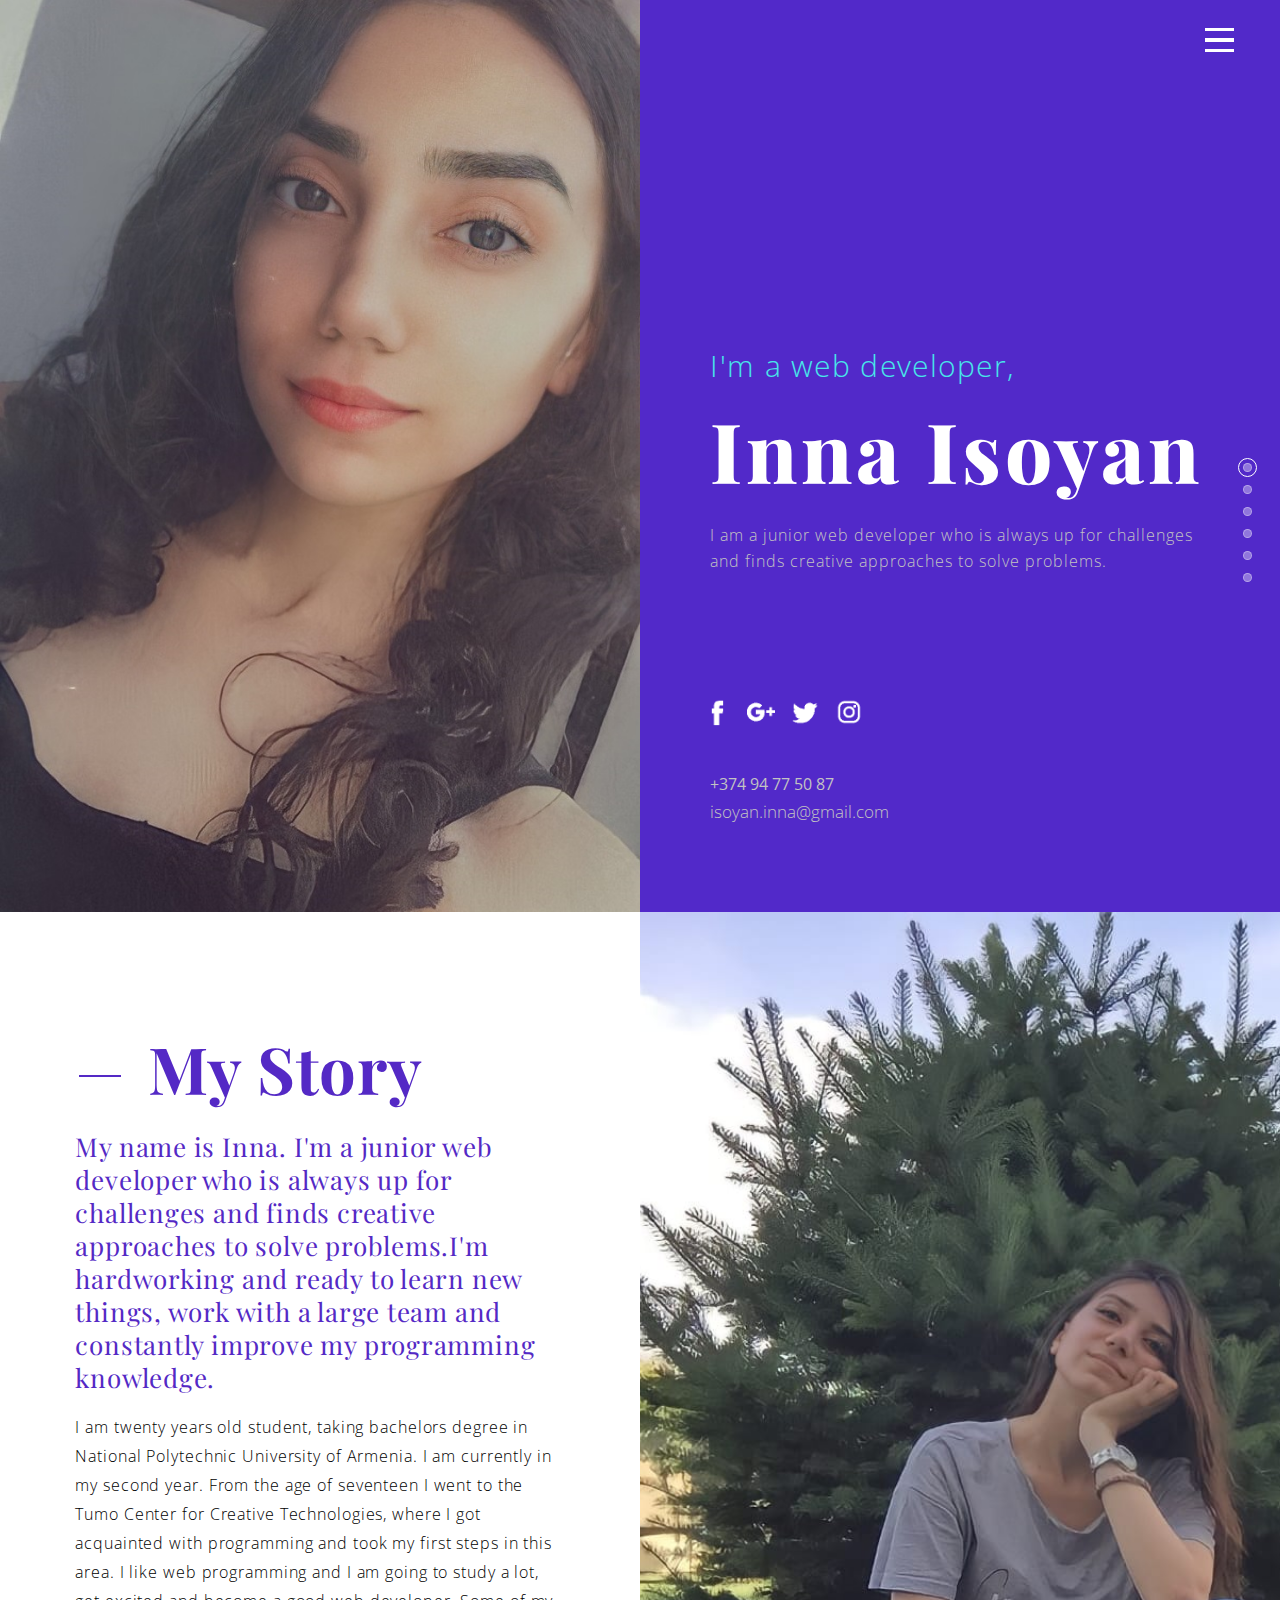
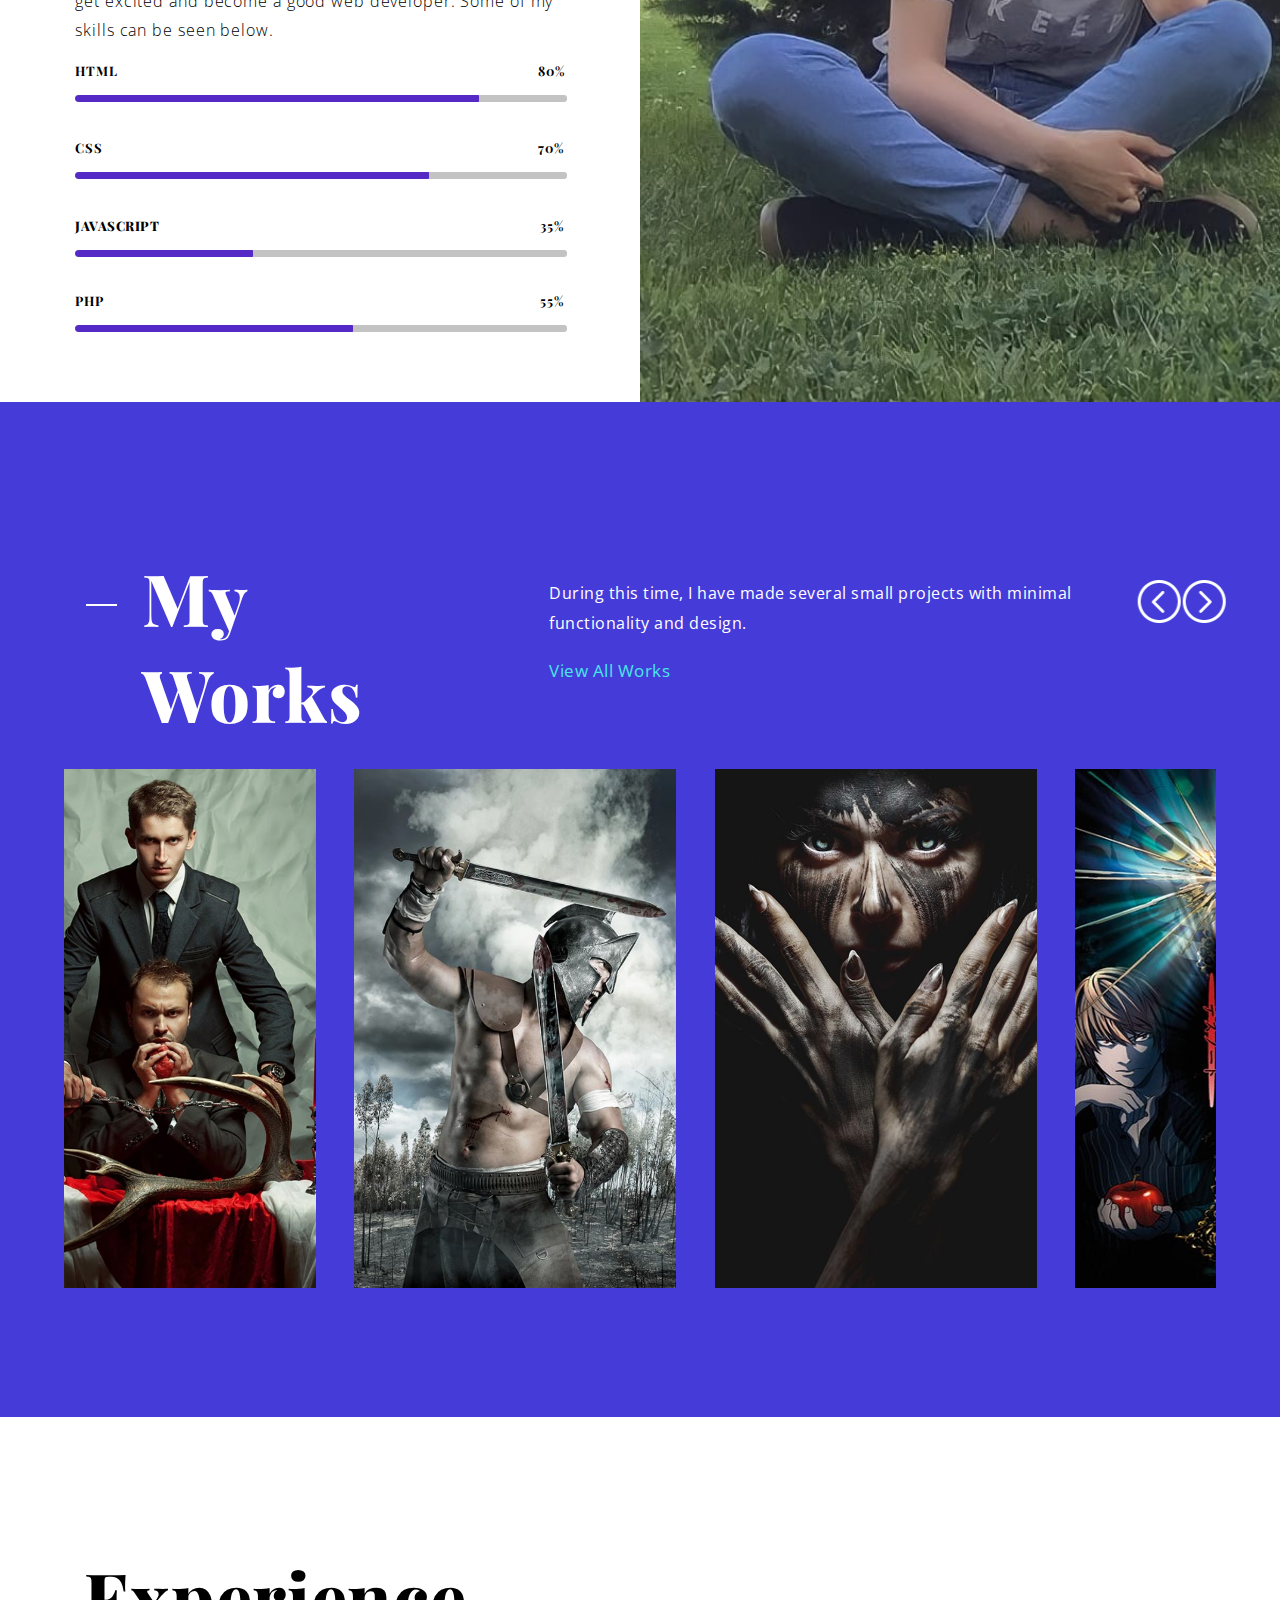
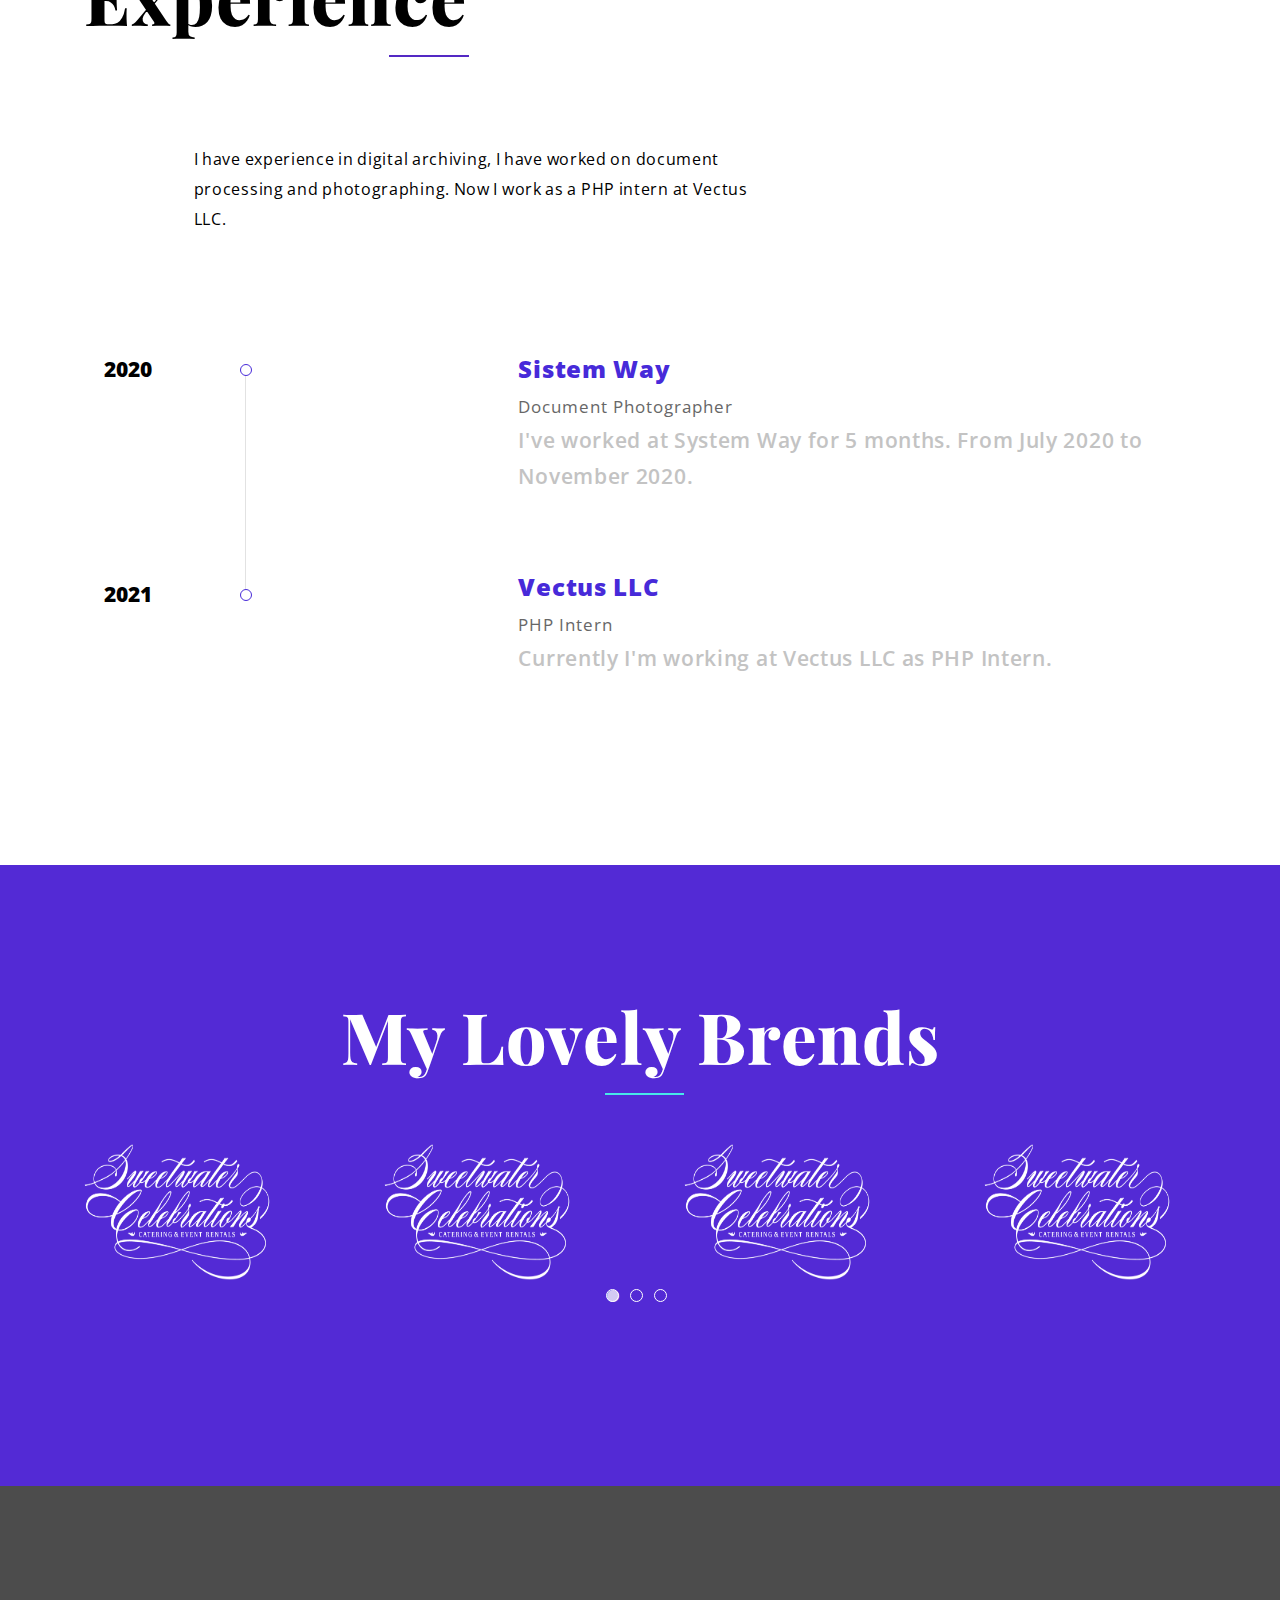
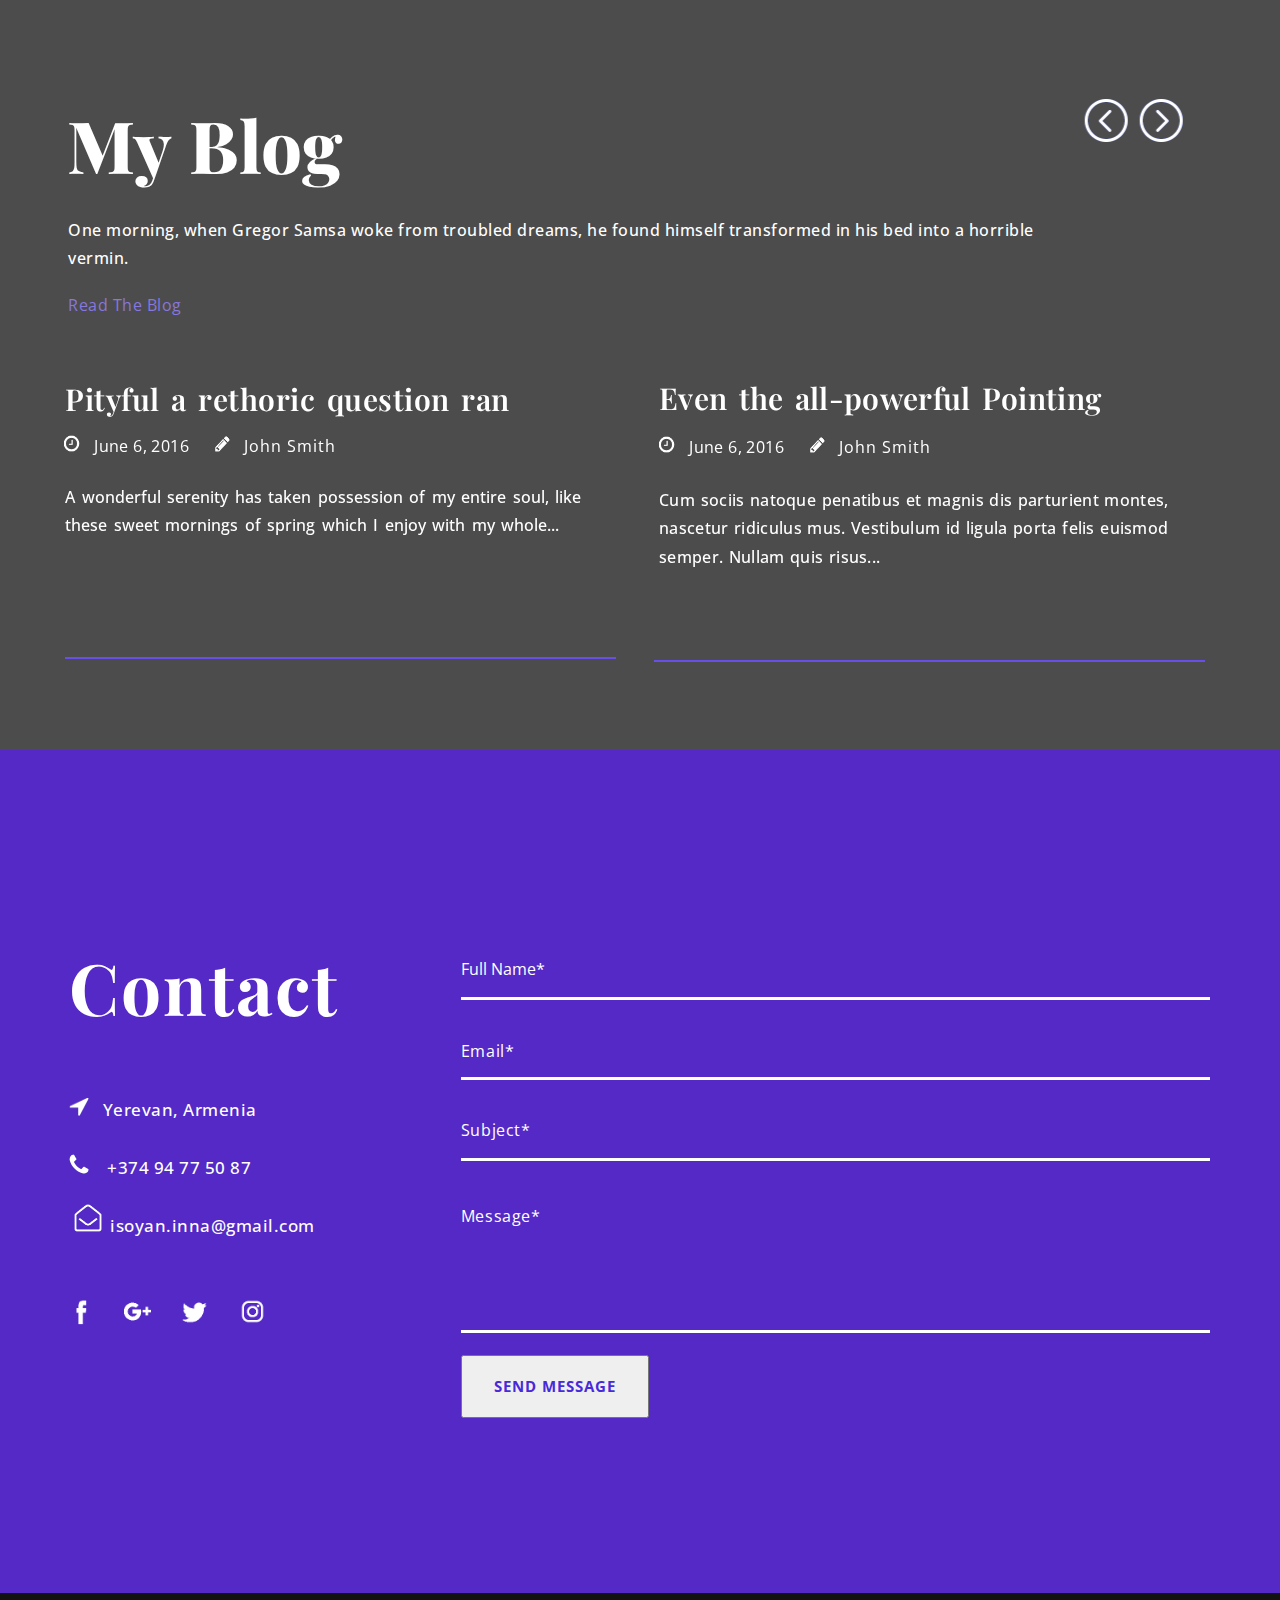
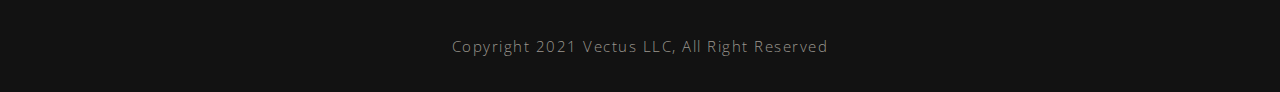
<file: index.html>
<!DOCTYPE html>
<html lang="en">
<head>
	<meta charset="UTF-8">
	<meta content="width=device-width, initial-scale=1.0" name="viewport">
	<title>Portfolio</title>
	<link href="css/style.css" rel="stylesheet">
	<link href="./slick/slick.css" rel="stylesheet">
	<link href="./slick/slick-theme.css" rel="stylesheet">
</head>
<body>
<div class="main">
	<header id="header">
		<nav class="header-nav">
			<div class="mobile-menu-icon" onclick="menuFunction()"><span></span></div>
			<ul class="menu">
				<li class="menu-links item1"><a data-target="page1">intro</a></li>
				<li class="menu-links item2"><a data-target="page2">about</a></li>
				<li class="menu-links item3"><a data-target="page3">works</a></li>
				<li class="menu-links item4"><a data-target="page4">experience</a></li>
				<li class="menu-links item5"><a data-target="page6">blog</a></li>
				<li class="menu-links item6"><a data-target="page7">contact</a></li>
			</ul>
		</nav>
	</header>

	<div class="content">
		<div class="section" data-target="page1" id="page1">
			<div class="first-page">
				<div class="dot-nav">
					<a class="dot-link dot-active" data-target="page1"></a>
					<a class="dot-link" data-target="page2"></a>
					<a class="dot-link" data-target="page3"></a>
					<a class="dot-link" data-target="page4"></a>
					<a class="dot-link" data-target="page6"></a>
					<a class="dot-link" data-target="page7"></a>
				</div>

				<div class="page-bg-photo"></div>
				<div class="page-back">
					<div class="information">
						<div class="first-text">
							<p class="text-1">I'm a web developer,</p>
							<p class="text-2">Inna Isoyan</p>
							<p class="text-3">I am a junior web developer who is always up for challenges and finds creative
								approaches to solve problems.</p>
						</div>
						<div class="first-logo">
							<img alt="facebook" onclick="window.open('https://www.facebook.com/iinnyann/', '_blank')"
							     src="img/facebook.png">
							<a href="mailto:isoyan.inna@gmail.com"><img alt="google" src="img/googleplus.png"></a>
							<img alt="twitter" onclick="window.open('https://twitter.com/?lang=en', '_blank')" src="img/twitter.png">
							<img alt="instagram" onclick="window.open('https://www.instagram.com/majoriza_/', '_blank')"
							     src="img/instagram.png">
						</div>
						<div class="first-contact">
							<p><a href="tel:+37494775087">+374 94 77 50 87</a></p>
							<a href="https://mail.google.com/mail/u/1/#inbox" target="_blank"> isoyan.inna@gmail.com </a>
						</div>
					</div>
				</div>
			</div>
		</div>
		<div class="section" data-target="page2" id="page2">
			<div class="second-page">
				<div class="second-text">
					<div class="sec-text1">
						<div class="line"></div>
						<p> My Story </p>
					</div>
					<div class="sec-text2">
						<p>My name is Inna. I'm a junior web developer who is always up for challenges and finds creative approaches
							to solve problems.I'm hardworking and ready to learn new things, work with a large team and constantly
							improve my programming knowledge.</p>
					</div>
					<div class="sec-text3">
						<p>I am twenty years old student, taking bachelors degree in National Polytechnic University of Armenia. I
							am currently in my second year. From the age of seventeen I went to the Tumo Center for Creative
							Technologies, where I got acquainted with programming and took my first steps in this area. I like web
							programming and I am going to study a lot, get excited and become a good web developer. Some of my skills
							can be seen below. </p>
					</div>
					<div class="skill-bars">
						<div class="bar">
							<div class="skill html">
								<p class="skill-text">html</p>
								<p class="num">80%</p>
							</div>
							<div class="pro-lines">
								<div class="progress-line"></div>
								<div class="progress-line-2"></div>
							</div>
						</div>

						<div class="bar">
							<div class="skill css">
								<p class="skill-text">css</p>
								<p class="num">70%</p>
							</div>
							<div class="pro-lines">
								<div class="progress-line"></div>
								<div class="progress-line-3"></div>
							</div>
						</div>

						<div class="bar">
							<div class="skill js">
								<p class="skill-text" id="js">javascript</p>
								<p class="num">35%</p>
							</div>
							<div class="pro-lines">
								<div class="progress-line"></div>
								<div class="progress-line-4"></div>
							</div>
						</div>

						<div class="bar">
							<div class="skill php">
								<p class="skill-text">php</p>
								<p class="num">55%</p>
							</div>
							<div class="pro-lines">
								<div class="progress-line"></div>
								<div class="progress-line-5"></div>
							</div>
						</div>
					</div>
				</div>
			</div>
			<div class="second-bg-photo"></div>
		</div>
		<div class="section" data-target="page3" id="page3">
			<div class="third-page">
				<div class="third-cont">
					<div class="third-text1">
						<div class="line2"></div>
						<p class="work"> My Works</p>
					</div>
					<div class="third-text2">
						<p>During this time, I have made several small projects with minimal functionality and design.</p>
						<div class="third-link">
							<a href="https://github.com/iiinnnaaa" target="_blank">View All Works</a>
						</div>
					</div>
					<div class="works-arrows">
						<div class="work-left-arrow"><img alt="" src="img/preview.svg"></div>
						<div class="work-right-arrow"><img alt="" src="img/next.svg"></div>
					</div>
				</div>


				<div class="third-slide">
					<div class="slider">
						<div class="works-slider">
							<div class="slide-item"><img alt="" class="slide-image"
							                             src="img/poster1.png"><span><h1>The Under World</h1><h3> November 24, 2016</h3></span>
							</div>
							<div class="slide-item"><img alt="" class="slide-image" src="img/poster2.jpg"><span><h1>Someones</h1> <h3> November 24, 2016</h3></span>
							</div>
							<div class="slide-item"><img alt="" class="slide-image" src="img/poster3.jpg"><span><h1>400</h1> <h3> November 24, 2016</h3></span>
							</div>
							<div class="slide-item"><img alt="" class="slide-image"
							                             src="img/poster4.jpg"><span><h1>The Under World</h1> <h3> November 24, 2016</h3></span>
							</div>
							<div class="slide-item"><img alt="" class="slide-image"
							                             src="img/poster5.jpg"><span><h1>Death Note</h1> <h3> November 24, 2016</h3></span>
							</div>
							<div class="slide-item"><img alt="" class="slide-image" src="img/poster6.jpg"><span><h1>Office</h1> <h3> November 24, 2016</h3></span>
							</div>
							<div class="slide-item"><img alt="" class="slide-image" src="img/poster7.jpg"><span><h1>Queen</h1> <h3> November 24, 2016</h3></span>
							</div>
							<div class="slide-item"><img alt="" class="slide-image" src="img/poster8.jpg"><span><h1>Joker</h1> <h3> November 24, 2016</h3></span>
							</div>
						</div>
					</div>

				</div>
			</div>
		</div>
		<div class="section" data-target="page4" id="page4">
			<div class="fourth-page">
				<div class="fourth-part1">
					<div class="four-text1"><p>Experience</p>
						<div class="exp-line"></div>
					</div>
					<div class="four-lines">
						<div class="fourth-num"><p>2020</p>
							<div class="circle"></div>
						</div>
						<div class="fourth-line"></div>
						<div class="fourth-num2"><p>2021</p>
							<div class="circle"></div>
						</div>
					</div>
				</div>

				<div class="fourth-part2">
					<div class="little-text"><p>I have experience in digital archiving, I have worked on document processing and
						photographing. Now I work as a PHP intern at Vectus LLC.</p></div>
					<div class="experience">
						<div class="exp-s">
							<div class="f-time"><p>2020</p></div>
							<div class="name"><p>Sistem Way</p></div>
							<div class="position"><p>Document Photographer</p></div>
							<div class="description"><p>I've worked at System Way for 5 months. From July 2020 to November 2020.</p>
							</div>
						</div>
						<div class="exp-s1">
							<div class="f-time"><p>2021</p></div>
							<div class="name"><p>Vectus LLC</p></div>
							<div class="position"><p>PHP Intern</p></div>
							<div class="description"><p>Currently I'm working at Vectus LLC as PHP Intern.</p></div>
						</div>
					</div>
				</div>
			</div>
		</div>
		<div class="section" data-target="page5" id="page5">
			<div class="fifth-page">
				<div class="fifth-text">
					<p>My Lovely Brends</p>
					<div class="fifth-line"></div>
				</div>
				<div class="fifth-slide">
					<div class="fifth-slider">
						<div class="fi-slide"><img alt="" class="fifth-logo" src="img/logo4.png"></div>
						<div class="fi-slide"><img alt="" class="fifth-logo" src="img/logo4.png"></div>
						<div class="fi-slide"><img alt="" class="fifth-logo" src="img/logo4.png"></div>
						<div class="fi-slide"><img alt="" class="fifth-logo" src="img/logo4.png"></div>
						<div class="fi-slide"><img alt="" class="fifth-logo" src="img/logo4.png"></div>
						<div class="fi-slide"><img alt="" class="fifth-logo" src="img/logo4.png"></div>
					</div>

				</div>
			</div>
		</div>
		<div class="section" data-target="page6" id="page6">
			<div class="opacity-color"></div>
			<div class="sixth-page">
				<div class="sixth-cont">
					<div class="sixth-text1">
						<p>My Blog</p>
					</div>
					<div class="sixth-text2">
						<p>One morning, when Gregor Samsa woke from troubled dreams, he found himself transformed in his bed into a
							horrible vermin.</p>
						<div class="read-blog"><a href="#">Read The Blog</a></div>
					</div>
					<div class="sixth-arrows">
						<div class="left-arrow"><img alt="" src="img/preview.svg"></div>
						<div class="right-arrow"><img alt="" src="img/next.svg"></div>
					</div>
				</div>
				<div class="sixth-slide">
					<div class="slide-text">
						<div class="blog-container">
							<div class="blog-title" id="title-1"><p>Pityful a rethoric question ran</p></div>
							<div class="blog-info">
								<div class="blog-time"><p><img alt="" src="img/time.png">June 6, 2016</p></div>
								<div class="blog-user"><p><img alt="" src="img/pencil.png">John Smith</p></div>
							</div>
							<div class="blog-content" id="content-1"><p>A wonderful serenity has taken possession of my entire soul,
								like these sweet mornings of spring which I enjoy with my whole... </p></div>
							<div class="blog-line"></div>
						</div>

						<div class="blog-container">
							<div class="blog-title" id="title-2"><p>Even the all-powerful Pointing</p></div>
							<div class="blog-info">
								<div class="blog-time" id="time-2"><p><img alt="" src="img/time.png">June 6, 2016</p></div>
								<div class="blog-user" id="user-2"><p><img alt="" src="img/pencil.png">John Smith</p></div>
							</div>
							<div class="blog-content" id="content-2"><p>Cum sociis natoque penatibus et magnis dis parturient montes,
								nascetur ridiculus mus. Vestibulum id ligula porta felis euismod semper. Nullam quis risus... </p></div>
							<div class="blog-line" id="line-2"></div>
						</div>
						<div class="blog-container">
							<div class="blog-title" id="title-3"><p>Separated they live in Bookmarksgrove</p></div>
							<div class="blog-info">
								<div class="blog-time" id="time-3"><p><img alt="" src="img/time.png">June 6, 2016</p></div>
								<div class="blog-user" id="user-3"><p><img alt="" src="img/pencil.png">John Smith</p></div>
							</div>
							<div class="blog-content" id="content-3"><p>Cum sociis natoque penatibus et magnis dis parturient montes,
								nascetur ridiculus mus. Vestibulum id ligula porta felis euismod semper. Nullam quis risus... </p></div>
							<div class="blog-line" id="line-3"></div>
						</div>

						<div class="blog-container">
							<div class="blog-title" id="title-2"><p>Even the all-powerful Pointing</p></div>
							<div class="blog-info">
								<div class="blog-time"><p><img alt="" src="img/time.png">June 6, 2016</p></div>
								<div class="blog-user"><p><img alt="" src="img/pencil.png">John Smith</p></div>
							</div>
							<div class="blog-content" id="content-2"><p>Cum sociis natoque penatibus et magnis dis parturient montes,
								nascetur ridiculus mus. Vestibulum id ligula porta felis euismod semper. Nullam quis risus... </p></div>
							<div class="blog-line" id="line-2"></div>
						</div>

						<div class="blog-container">
							<div class="blog-title" id="title-1"><p>Pityful a rethoric question ran</p></div>
							<div class="blog-info">
								<div class="blog-time"><p><img alt="" src="img/time.png">June 6, 2016</p></div>
								<div class="blog-user"><p><img alt="" src="img/pencil.png">John Smith</p></div>
							</div>
							<div class="blog-content" id="content-1"><p>A wonderful serenity has taken possession of my entire soul,
								like these sweet mornings of spring which I enjoy with my whole... </p></div>
							<div class="blog-line"></div>
						</div>

						<div class="blog-container">
							<div class="blog-title" id="title-3"><p>Separated they live in Bookmarksgrove</p></div>
							<div class="blog-info">
								<div class="blog-time"><p><img alt="" src="img/time.png">June 6, 2016</p></div>
								<div class="blog-user"><p><img alt="" src="img/pencil.png">John Smith</p></div>
							</div>
							<div class="blog-content" id="content-3"><p>Cum sociis natoque penatibus et magnis dis parturient montes,
								nascetur ridiculus mus. Vestibulum id ligula porta felis euismod semper. Nullam quis risus... </p></div>
							<div class="blog-line" id="line-3"></div>
						</div>


					</div>
				</div>
			</div>
		</div>
		<div class="section" data-target="page7" id="page7">
			<div class="sev-section">
				<div class="sev-contacts">
					<div class="sev-cont"><p>Contact</p></div>
					<div class="sev-address" onclick="window.open('https://goo.gl/maps/YB9v4GWbz7G97QZaA','_blank')"><p><img
						alt="address" src="img/address.png"> &nbsp; Yerevan, Armenia</p></div>
					<div class="sev-num"><p><img alt="number" src="img/phone.png">&nbsp; &nbsp; <a href="tel:+37494775087">+374 94
						77 50 87</a></p></div>
					<div class="sev-mail"><img alt="mail" src="img/mail.png"> &nbsp;<a
						href="https://mail.google.com/mail/u/1/#inbox?compose=DmwnWrRlRjDxkqLsNZFPzxNRSgdhSrPkmcRCKBBnzfqHqpcNwzqcSlbNpTcFWBDZMPSfJCvkgnrq"
						target="_blank">isoyan.inna@gmail.com</a></div>
					<div class="sev-social">
						<img alt="facebook" id="fb" onclick="window.open('https://www.facebook.com/iinnyann/', '_blank')"
						     src="img/facebook.png">
						<a href="mailto:isoyan.inna@gmail.com"><img alt="google" src="img/googleplus.png"></a>
						<img alt="twitter" onclick="window.open('https://twitter.com/?lang=en', '_blank')" src="img/twitter.png">
						<img alt="instagram" onclick="window.open('https://www.instagram.com/majoriza_/', '_blank')"
						     src="img/instagram.png">
					</div>
				</div>
<!--				<div class="sev-forms">-->
					<form class="sev-forms" action="send.php" method="post">
					<input id="full-name" name="full-name" placeholder="Full Name*" type="text">
					<input id="email" name="email" placeholder="Email*" type="email">
					<input id="subject" name="subject" placeholder="Subject*" type="text">
					<textarea cols="25" id="message" placeholder="Message*" rows="5"></textarea>
					<button >Send Message</button>
					</form>
<!--				</div>-->
			</div>
		</div>
	</div>
</div>

<footer>
	<div class="footer"><p>Copyright 2021 Vectus LLC, All Right Reserved</p></div>
</footer>

<script crossorigin="anonymous"
        integrity="sha256-/xUj+3OJU5yExlq6GSYGSHk7tPXikynS7ogEvDej/m4="
        src="https://code.jquery.com/jquery-3.6.0.min.js"></script>
<script src="slick/slick.min.js"></script>
<script src="js/index.js" type="text/javascript"></script>
</body>
</html>
</file>
<file: css/style.css>
@import url('https://fonts.googleapis.com/css2?family=Open+Sans:wght@300;400;600;700;800&family=Playfair+Display:wght@200;300;400;500;600;700;800;900&display=swap');
@import url('https://fonts.googleapis.com/css2?family=Playfair+Display:wght@200;300;400;500;600;700;800;900&display=swap');

* {
	margin: 0;
	padding: 0;
}

header {
	z-index: 7;
	position: fixed;
	width: 100%;
	background: transparent;
	height: 80px;
	line-height: 50px;
	top: 0;
	bottom: 0;
	transition: 0.3s;
}


.header-nav {
	z-index: 5;
	visibility: hidden;
	height: 100vh;
	/*position: fixed;*/
	left: 0;
	right: 0;
	bottom: 0;
	top: 0;
	display: flex;
	background: rgba(0, 0, 0, 0.8);
	justify-content: center;
	align-items: center;
}

.header-nav .toggle {
	position: absolute;
	top: 0;
	right: 0;
	z-index: 2;
	cursor: pointer;
	width: 50px;
	height: 50px;
	opacity: 0;
}

.menu {
	list-style-type: none;
	margin: 7% 50%;
}

/*--------------------------------------------------------*/

/*.menu {*/
/*	list-style-type: none;*/
/*	!*padding: 0;*!*/
/*	!*text-align: center;*!*/
/*}*/

/*.menu-links {*/
/*	!*transform: translate(100%);*!*/
/*	transition: transform 0.5s;*/
/*}*/

/*.item1 {*/
/*	transition-delay: 0.1s;*/
/*	transform: translate(0px, 30px);*/
/*}*/

/*.item2 {*/
/*	transform: translate(0px, 30px);*/
/*	transition-delay: 0.4s;*/
/*}*/

/*.item3 {*/
/*	transform: translate(0px, 30px);*/
/*	transition-delay: 0.7s;*/
/*}*/
/*.item4 {*/
/*	transform: translate(0px, 30px);*/
/*	transition-delay: 1s;*/
/*}*/
/*.item5 {*/
/*	transform: translate(0px, 30px);*/
/*	transition-delay: 1.3s;*/
/*}*/
/*.item6 {*/
/*	transform: translate(0px, 30px);*/
/*	transition-delay: 1.6s;*/
/*}*/

/*!***!*/
/* .item {*/
/*	transform: translateY(0%);*/
/*}*/
/***/

/*----------------------------------------------------------*/


.menu-links {
	text-transform: uppercase;
	font-family: 'Playfair Display', serif;
	width: 600px;
	padding-top: 10px;
	border-bottom: 1px solid #ffffff;
	text-align: center;
}

.menu-links a {
	color: #fff;
	font-size: 23px;
	text-decoration: none;
	cursor: pointer;
}

.dot-nav {
	z-index: 7;
	top: 50%;
	position: fixed;
	right: 1.138%;
}

.dot-nav a {
	background-color: rgba(255, 255, 255, 0.36);
	cursor: pointer;
	border: 1px solid #ffffff5c;
	border-radius: 50%;
	width: 7px;
	height: 7px;
	display: block;
	margin: 13px;
}

.dot-active {
	position: relative;
	background-color: #ffffff;
	width: 7px !important;
	height: 7px !important;
}

.dot-active-background {
	background: #00000055 !important;
}

.dot-active:before {
	margin: 0;
	position: absolute;
	left: -6px;
	padding: 0;
	right: -6px;
	bottom: -6px;
	top: -6px;
	border-radius: 50%;
	content: '';
	border: 1px solid #fff;
}

.dot-active-before:before {
	border: 1px solid #00000055;
}

.dot-active a {
	border-radius: 50%;
}


/*-----menu-----*/

.mobile-menu-icon {
	visibility: visible;
	top: 28px;
	height: 27px;
	width: 27px;
	position: fixed;
	right: 47px;
	transition: 0.3s;
	-webkit-transition: 0.3s ease;
}

.mobile-menu-icon span, .mobile-menu-icon span::before, .mobile-menu-icon span::after {
	display: block;
	width: 27px;
	height: 1px;
	background-color: #ffffff;
	outline: 1px solid transparent;
	transition-property: background-color, transform;
	transition-duration: 0.3s;
	border: 1px solid #fff;
	margin-left: -1px;
}

.mobile-menu-icon span::before, .mobile-menu-icon span::after {
	position: absolute;
	content: ""
}

.mobile-menu-icon span {
	position: absolute;
	color: #fff;
}

.mobile-menu-icon span::before {
	top: 9px;
	height: 2px;
}

.mobile-menu-icon span::after {
	top: 20px
}

.mobile-menu-icon.clicked span {
	background-color: transparent;
	border: none;
}

.clicked {
	z-index: 1000;
	right: 0;
	top: 0;
	left: 0;
	bottom: 0;
	margin: 3% auto;
}

.mobile-menu-icon.clicked span::before {
	transform: translateY(11px) rotate(45deg)
}

.mobile-menu-icon.clicked span::after {
	transform: translateY(-9px) rotate(-45deg)
}

.mobile-menu-icon.clicked span::before {
	top: 0;
	height: 1px;
}

.mobile-menu-icon.clicked span:before, .mobile-menu-icon.clicked span:after {
	background-color: #ffffff
}

.mobile-menu-icon:hover {
	cursor: pointer
}

.overflow_h {
	overflow: hidden
}

#page1 {
	width: 100%;
	height: 912px;
}

.page-bg-photo {
	width: 50%;
	height: 100%;
	background-image: url('../img/Inna.jpeg');
	background-repeat: no-repeat;
	background-size: cover;
}


.first-page {
	width: 100%;
	height: 100%;
	display: flex;
}

.first-page > img {
	width: 50%;
	height: 100%;
}

.page-back {
	width: 50%;
	height: 100%;
	background-color: #5229C9;
	display: flex;
	flex-direction: column;
	align-items: flex-start;
	justify-content: flex-end;
}

.information {
	margin-left: 11%;
	margin-bottom: 9%;
}


.first-text {
	padding: 0 12% 0 0;
	margin-bottom: 124px;
}

.text-1 {
	color: #48e7e9;
	font-size: 30px;
	font-weight: 300;
	margin-bottom: 14px;
	font-family: 'Open Sans', sans-serif;
	letter-spacing: 1.3px;
}

.text-2 {
	letter-spacing: 4px;
	line-height: 1.2;
	font-style: normal;
	font-size: 83px;
	color: white;
	font-weight: 800;
	margin: 0;
	font-family: 'Playfair Display', sans-serif;
}

.text-3 {
	line-height: 1.6;
	font-style: normal;
	font-weight: 300;
	letter-spacing: 1px;
	color: #c3c3c3;
	font-size: 16px;
	font-family: 'Open Sans', sans-serif;
	margin-top: 24px;
}

.first-logo {
	margin-left: -7px;
	width: 28%;
	display: flex;
	justify-content: space-between;
	margin-bottom: 43px;
}

.first-logo > img {
	width: 28px;
	height: 28px;
	cursor: pointer;
}

.first-logo > a {
	text-decoration: none;
}

.first-logo > a > img {
	width: 28px;
	cursor: pointer;
}

.first-contact {
	margin-bottom: 31px;
}

.first-contact > p {
	margin-bottom: 5px;
	font-family: 'Open Sans', sans-serif;
	font-size: 16px;
	color: #c3c3c3;
}

.first-contact > a {
	font-family: 'Open Sans', sans-serif;
	color: #c3c3c3;
	font-size: 17px;
	text-decoration: none;
	font-weight: 300;
}

.first-contact > p > a {
	text-decoration: none;
	margin-bottom: 5px;
	font-family: 'Open Sans', sans-serif;
	font-size: 16px;
	color: #c3c3c3;
}

#page2 {
	width: 100%;
	height: 1061px;
	display: flex;
	justify-content: space-between;
}

.second-page {
	background: #fff;
	width: 50%;
	height: 100%;
	display: flex;
	justify-content: flex-start;
}

.second-text {
	width: 100%;
	padding: 3% 1% 10% 1%;
}

.line {
	border-bottom: 2px solid #5429c5;
	width: 42px;
	height: 50px;
	margin: 0px 27px 0 4px;
}

.sec-text1 {
	margin-top: 15%;
	margin-left: 11%;
	display: flex;
}

.sec-text1 > p {
	font-family: "Playfair Display", sans-serif;
	font-size: 65px;
	color: #5429c5;
	letter-spacing: 0.8px;
	font-weight: 700;
}

.sec-text2 {
	margin: 3% 11%;
}

.sec-text2 > p {
	font-size: 26px;
	font-family: "Playfair Display", sans-serif;
	font-weight: 200;
	font-style: normal;
	letter-spacing: 0.79px;
	line-height: 33px;
	color: #5429c5;
}

.sec-text3 {
	margin: 1% 11%;
}

.sec-text3 > p {
	font-size: 16px;
	font-family: "Open Sans", sans-serif;
	font-weight: 200;
	font-style: normal;
	letter-spacing: 0.89px;
	line-height: 29px
}

.skill-bars {
	font-family: "Playfair Display", sans-serif;
	width: 80%;
	height: 31%;
	margin: 1% 11%;
}

.bar {
	/*margin-top: 15px;*/
}

.skill-text {
	text-transform: uppercase;
	font-size: 13px;
	font-weight: 700;
	letter-spacing: 1px;
}

.pro-lines {
	margin-top: 16px;
}

.progress-line {
	width: 98%;
	border-bottom: 7px solid #c3c3c3;
	border-radius: 3px;
}

.progress-line-2 {
	border-top-left-radius: 5px;
	border-bottom-left-radius: 5px;
	border: 1px solid #5429c5;
	width: 80%;
	height: 5px;
	margin-top: -7px;
	background-color: #5429c5;
	position: relative;
	animation-timing-function: ease;
	animation-name: animation;
	animation-duration: 6s;
}

.progress-line-3 {
	border-top-left-radius: 5px;
	border-bottom-left-radius: 5px;
	border: 1px solid #5429c5;
	width: 70%;
	height: 5px;
	margin-top: -7px;
	background-color: #5429c5;
	position: relative;
	animation-timing-function: ease;
	animation-name: animation2;
	animation-duration: 6s;
}

.progress-line-4 {
	border-top-left-radius: 5px;
	border-bottom-left-radius: 5px;
	border: 1px solid #5429c5;
	width: 35%;
	height: 5px;
	margin-top: -7px;
	background-color: #5429c5;
	position: relative;
	animation-timing-function: ease;
	animation-name: animation3;
	animation-duration: 6s;
}

.progress-line-5 {
	border-top-left-radius: 5px;
	border-bottom-left-radius: 5px;
	border: 1px solid #5429c5;
	width: 55%;
	height: 5px;
	margin-top: -7px;
	background-color: #5429c5;
	position: relative;
	animation-timing-function: ease;
	animation-name: animation4;
	animation-duration: 6s;
}

.html {
	margin-top: 17px;
	display: flex;
	justify-content: space-between;
	width: 97.5%;
}

.num {
	font-size: 13px;
	color: black;
	letter-spacing: 1px;
	font-weight: 700;
}

.css {
	margin-top: 37px;
	display: flex;
	justify-content: space-between;
	width: 97.4%;
}

#line-css {
	margin-top: 16px;
}

.js {
	display: flex;
	justify-content: space-between;
	width: 97.4%;
	margin-top: 38px;
}

#js {
	font-size: 13px;
	font-weight: 800;
	letter-spacing: 0.5px;
}

.php {
	display: flex;
	justify-content: space-between;
	width: 97.4%;
	margin-top: 35px;
}

@keyframes animation {
	0% {
		background-color: #c3c3c3;
		width: 0;
	}
	20% {
		background-color: #5429c5;
		width: 80%;
	}
}

@keyframes animation2 {
	0% {
		background-color: #c3c3c3;
		width: 0;
	}
	20% {
		background-color: #5429c5;
		width: 70%;
	}
}

@keyframes animation3 {
	0% {
		background-color: #5429c5;
		width: 0;
	}
	20% {
		background-color: #5429c5;
		width: 35%;
	}
}

@keyframes animation4 {
	0% {
		background-color: #5429c5;
		width: 0;
	}
	20% {
		background-color: #5429c5;
		width: 55%;
	}
}


.second-bg-photo {
	background-image: url("../img/Inna2.jpeg");
	width: 50%;
	background-repeat: no-repeat;
	background-size: cover;
	background-position: 7%;
}


#page3 {
	display: flex;
	height: 1015px;
	background-color: #453bd8;
}

.third-page {
	width: 100%;
	margin: 0 auto;
}

.third-cont {
	display: flex;
	justify-content: space-between;
	width: 89.7%;
	height: 230px;
	margin-top: 101px;
	margin-left: 79px;
	margin-right: 84px;
}

.third-text1 {
	width: 430px;
	display: flex;
}

.line2 {
	border-bottom: 2px solid #ffffff;
	width: 32px;
	height: 50px;
	margin-top: 51px;
	margin-left: 7px;
}

.work {
	color: white;
	font-size: 72px;
	margin-top: 46px;
	margin-left: 25px;
	font-family: 'Playfair Display', sans-serif;
	font-weight: 800;
	letter-spacing: 1px;
}

.third-text2 {
	color: white;
	width: 653px;
	font-size: 16px;
	font-family: "Open Sans", sans-serif;
	margin-top: 76px;
	margin-left: 83px;
	letter-spacing: 0.5px;
	line-height: 1.87;
}

.third-link {
	margin-top: 16px;
	font-size: 17px;
	margin-left: 0;
}

.third-link > a {
	color: #48e7e9;
	text-decoration: none;
	cursor: pointer;
}

.works-arrows {
	display: flex;
	justify-content: space-between;
	width: 100px;
	margin-top: 76px;
	margin-left: 0;
}

.work-left-arrow > img, .work-right-arrow > img {
	width: 45px;
	height: 45px;
	cursor: pointer;
}

.third-slide {
	width: 100%;
	height: 51.3%;
	margin-top: 36px;
}

.slider {
	width: 90%;
	margin: 0 auto;
	height: 519px;
	overflow: hidden;
}


.slide-item {
	width: 322px !important;
	height: 519px !important;
	background-color: #ffffff;
}


.slide-item span {
	width: 210px;
	position: absolute;
	right: 0;
	left: 0;
	bottom: 0;
	top: 0;
	margin: 65% auto;
	opacity: 0;
}

.slide-item span h1 {
	font-family: "Playfair Display", sans-serif;
	color: #453bd8;
}

.slide-item span h3 {
	font-family: "Open Sans", sans-serif;
	color: #535151;;
	font-weight: 600;
	font-size: 16px;
	line-height: 2;
}

.slide-item:hover span {
	opacity: 1;
}

.slide-item:hover .slide-image {
	transform: scale(1.01);
	transition: 0.3s ease;
}

.slide-image {
	width: 322px !important;
	height: 520px !important;
}

.slide-image {
	display: block;
	z-index: -1;
	transition: 0.3s ease;
	position: absolute;
}

.slide-item:hover {
	background: rgb(255 255 255 / 75%);
}

.slide-item {
	position: relative;
	text-align: center;
	overflow: hidden;
	transition: 0.3s ease;
	background: transparent;
	transition: 0.3s ease;
	margin: 0 38.5px 0 0 !important;
}

#page4 {
	display: flex;
	background-color: #ffffff;
	width: 100%;
}

.fourth-page {
	width: 100%;
	display: flex;
	justify-content: space-between;
	margin: auto;
}

.four-text1 {
	font-size: 72px;
	font-weight: 800;
	font-family: 'Playfair Display', sans-serif;
	letter-spacing: 1px;
}

.exp-line {
	width: 80px;
	height: 2px;
	background: #5429c4;
	margin-left: 305px;
	margin-top: 11px
}

.four-lines {
	width: 180px;
	height: 500px;
	padding: 10px;
	margin-top: 101px;
	margin-left: 231px;
	font-size: 21px;
	font-weight: 900;
	font-family: 'Open Sans', sans-serif;
}

.fourth-part1 {
	display: block;
	width: 30%;
	height: 100%;
	margin-top: 131px;
	margin-left: 84px;
}

.circle {
	width: 10px;
	height: 10px;
	border: 1px solid #472ad9;
	border-radius: 50%;
	margin-left: 136px;
	margin-top: -19px;
	display: block;
}

.fourth-line {
	width: 1px;
	height: 213px;
	background: #e2e2e2;
	margin-left: 141px;
	margin-bottom: 10px;
}

.fourth-num2 {
	margin-top: -19px
}

.fourth-num3 {
	margin-top: -20px
}

.fourth-part2 {
	font-family: 'Open Sans', sans-serif;
	margin-top: 160px;
	margin-left: 75px;
}

.little-text {
	line-height: 29.9px;
	padding: 0 308px 0 5px;
	font-size: 16px;
	font-weight: 400;
	word-spacing: -1px;
	letter-spacing: 0.7px;
	height: 11%;
}

.experience {
	margin-top: 104px;
	margin-left: 5px;
}

.name {
	font-size: 24px;
	font-weight: 900;
	letter-spacing: 0.7px;
}

.name > p {
	color: #472ad9;
}

.position {
	font-size: 17px;
	margin-top: 10px;
	margin-left: 0px;
	letter-spacing: 1px;
}

.position > p {
	color: #676767;
}

.description {
	font-size: 21px;
	font-weight: 600;
	margin-top: 19px;
	letter-spacing: 0.7px;
	line-height: 36px;
	padding: 0 300px 0 0;
}

.description > p {
	color: #c3c3c3;
}

.exp-s1 {
	margin-top: 68px;
}

.exp-s2 {
	margin-top: 67px;
}

.f-time {
	display: none;
}

#page5 {
	height: 621px;
	background: #532ad5;
	display: flex;
}

.fifth-page {
	width: 100%;
	height: 90%;
	margin: auto;
}

.fifth-text {
	margin-top: 7.2%;
	text-align: center;
}

.fifth-text > p {
	font-family: 'Playfair Display', sans-serif;
	font-size: 71px;
	font-weight: 800;
	letter-spacing: 1px;
	color: #ffffff;
}

.fifth-line {
	width: 79px;
	height: 2px;
	background: #48e7e8;
	margin: 10px 47.3%;
}

.fifth-slide {
	width: 100%;
	margin: 3.25% auto;
}

.fifth-slider {
	width: 88%;
	margin: 2.106% auto;
}

.fifth-logo {
	max-width: 200px;
	height: 150px;
	cursor: pointer;
}

.fi-slide:focus {
	outline: none;
}

.fi-slide {
	margin: 0 50px;
}

.slick-dots {
	top: 0 !important;
	right: 0 !important;
	left: 0 !important;
	bottom: 0 !important;
	margin: 12.831% auto !important;
}

.slick-dots li button:before {
	font-size: 20px;
	line-height: 20px;
}


#page6 {
	width: 100%;
	background-image: url(../img/Inna6.jpeg);
	background-repeat: no-repeat;
	background-size: cover;
	background-attachment: fixed;
	height: 864px !important;
	position: relative;
	display: flex;
}

.opacity-color {
	position: absolute;
	top: 0;
	bottom: 0;
	left: 0;
	right: 0;
	background-color: rgba(0, 0, 0, 0.7);
}

.sixth-page {
	width: 100%;
	z-index: 1;
}

.sixth-cont {
	width: 95%;
	display: block;
	justify-content: space-between;
	margin-top: 210px;
	margin-left: auto;
	margin-right: auto;
}

.sixth-text1 {
	margin-left: 2.9%;
}

.sixth-text1 > p {
	font-family: 'Playfair Display', sans-serif;
	font-size: 72px;
	font-weight: 800;
	word-spacing: 3px;
	letter-spacing: 0px;
	color: white;
}

.sixth-text2 {
	font-family: 'Open Sans', sans-serif;
	margin-top: -66px;
	margin-left: 39.7%;
	padding: 0px 200px 0 0;
}

.sixth-text2 > p {
	font-size: 16px;
	font-weight: 500;
	color: white;
	letter-spacing: 0.5px;
	line-height: 28px;
	word-spacing: 0px;
}

.read-blog {
	margin-top: 22px;
	cursor: pointer;
}

.read-blog > a {
	text-decoration: none;
	letter-spacing: 0.5px;
	font-size: 16px;
	color: #8777df;
}

.slide-text {
	display: flex;
	justify-content: space-between;
	margin-top: 138px;
	max-width: 1440px;
	width: 100%;
	margin-left: auto;
	margin-right: auto;
}

.blog-container {
	width: 435px;
	margin-left: 4px;
	padding: 0px 0px 0 10px;
	margin-right: 24.3px;
	color: white;
	margin-top: 2px;
}

.blog-container:focus {
	outline: none;
}

.blog-title {
	font-family: 'Playfair Display', sans-serif;
	font-weight: 600;
	font-size: 30px;
	word-spacing: 4px;
}

.blog-info {
	font-family: 'Open Sans', sans-serif;
	font-size: 16px;
	margin-top: 16px;
	margin-left: -2px;
	display: flex;
}

.blog-time {
	margin: 0 26px 0 0;
}

.blog-time > p {
	letter-spacing: 0.4px;
}

.blog-time > p > img {
	width: 17px;
	height: 17px;
	margin: 0px 14px 0 0;
	display: inline !important;
}

.blog-user > p {
	letter-spacing: 1px;
}

.blog-user > p > img {
	width: 15px;
	height: 16px;
	margin: 0 14px 0 0;
	display: inline !important;

}

.blog-content {
	font-family: 'Open Sans', sans-serif;
	font-size: 16px;
	font-weight: 500;
	margin-top: 29px;
	line-height: 27px;
	letter-spacing: 0px;
	word-spacing: 1.25px;
	min-height: 84px;
}

.blog-line {
	width: 100%;
	height: 2px;
	background: #694eea;
	margin-top: 34px;
	margin-bottom: 20px;
}

#title-1 {
	letter-spacing: 0.5px;
	margin-top: 0px;
}

#content-1 {
	letter-spacing: 0px;
	margin-top: 26px;
	margin-left: 0px;
	line-height: 28px;
	word-spacing: 2.5px;
}

#title-2 {
	margin-top: 0;
	margin-left: 5px;
	line-height: 39px;
	letter-spacing: 0.3px;
}

#time-2 {
	margin-top: 2px;
	margin-left: 6px;
}

#user-2 {
	margin-top: 2px;
}

#content-2 {
	margin-top: 28px;
	margin-left: 5px;
	line-height: 28.5px;
	letter-spacing: 0.3px;
}


#title-3 {
	margin-left: 10px;
	margin-top: 1px;
	letter-spacing: 0.6px;
	line-height: 39px;
}

#time-3 {
	margin-left: 11px;
	margin-top: 1px;
}

#user-3 {
	margin-top: 1px;
	margin-left: -1px;
}

#content-3 {
	margin-left: 11px;
	margin-top: 27px;
	line-height: 28px;
	letter-spacing: 0;
	word-spacing: 3px;
}


.sixth-arrows {
	width: 70px;
	display: flex;
	justify-content: space-between;
	margin-left: 89.7%;
	margin-top: -6.5%;
}


.left-arrow > img, .right-arrow > img {
	width: 45px;
	height: 45px;
	cursor: pointer;
}

.left-arrow {
	margin: 0 10px;
}

#page7 {
	background-color: #5429c5;
	background-image: url('../img/contact-bg.jpg');
	background-repeat: no-repeat;
	background-size: cover;
	background-attachment: fixed;
	height: 843px;
}

.sev-section {
	display: flex;
	justify-content: space-between;
}

.sev-contacts {
	width: 25%;
	margin-top: 189px;
	margin-left: 5.4%;
}

.sev-cont > p {
	font-size: 71px;
	font-family: 'Playfair Display', sans-serif;
	font-weight: 700;
	letter-spacing: 2px;
	color: white;
}

.sev-address {
	margin-top: 63px;
	margin-left: 0;
	cursor: pointer;
}

.sev-address > p {
	font-size: 17px;
	font-family: 'Open Sans', sans-serif;
	font-weight: 500;
	color: white;
	letter-spacing: 0.5px;
}

.sev-address > p > img {
	width: 20px;
	height: 19px;
}

.sev-num {
	margin-top: 33px;
	margin-left: 0;
}

.sev-num > p {
	font-size: 17px;
	font-family: 'Open Sans', sans-serif;
	font-weight: 500;
	letter-spacing: 0.5px;
	color: white;
}

.sev-num > p > img {
	width: 20px;
	height: 20px;
}

.sev-num > p > a {
	text-decoration: none;
	font-size: 17px;
	font-family: 'Open Sans', sans-serif;
	font-weight: 500;
	letter-spacing: 0.5px;
	color: white;
}

.sev-mail {
	margin-top: 25px;
	margin-left: 5px;
	cursor: pointer;
}

.sev-mail > a {
	font-size: 17px;
	font-family: 'Open Sans', sans-serif;
	font-weight: 500;
	text-decoration: none;
	color: white;
	letter-spacing: 0.5px;
}

.sev-mail > img {
	width: 28px;
	height: 28px;
}

.sev-social {
	margin-left: 0;
	margin-top: 61px;
	display: flex;
	justify-content: space-between;
	width: 197px;
}

.sev-social > img {
	width: 27px;
	height: 27px;
	cursor: pointer;
}

.sev-social > a {
	text-decoration: none;
}

.sev-social > a > img {
	width: 27px;
	height: 27px;
	cursor: pointer;
}

#fb {
	width: 24px;
}

.sev-forms {
	width: 64%;
	margin-top: 208px;
}

#full-name {
	width: 91.5%;
	background: transparent;
	border: none;
	border-bottom: 3px solid white;
	padding: 0 0 17px 0;
	font-size: 16px;
	font-family: 'Open Sans', sans-serif;
	color: white;
}

#email {
	margin-top: 40px;
	width: 91.5%;
	background: transparent;
	border: none;
	border-bottom: 3px solid white;
	padding: 0 0 15px 0;
	font-size: 16px;
	font-family: 'Open Sans', sans-serif;
	letter-spacing: 0.6px;
	color: white;
}

#subject {
	width: 91.5%;
	margin-top: 39px;
	background: transparent;
	border: none;
	border-bottom: 3px solid white;
	padding: 0 0 17px 0;
	font-size: 16px;
	font-family: 'Open Sans', sans-serif;
	letter-spacing: 0.6px;
	color: white;
}

#message {
	width: 91.5%;
	margin-top: 44px;
	background: transparent;
	border: none;
	border-bottom: 3px solid white;
	padding: 0 0 15px 0;
	font-size: 16px;
	font-family: 'Open Sans', sans-serif;
	letter-spacing: 0.6px;
	color: white;
	resize: none;
	color: white;
}

.sev-forms > input::placeholder, .sev-forms > textarea::placeholder {
	color: white;
}

.sev-forms > input:focus, .sev-forms > textarea:focus {
	-webkit-text-fill-color: white;
	color: white;
	outline: none;
}

.sev-forms > button {
	margin-top: 18px;
	width: 188px;
	height: 63px;
	font-size: 14.5px;
	font-weight: 700;
	font-family: 'Open Sans', sans-serif;
	text-transform: uppercase;
	letter-spacing: 1px;
	color: #472ad9;
	cursor: pointer;
}

footer {
	height: 99px;
	background-color: #121212;
}

.footer {
	display: flex;
	justify-content: center;
}

.footer > p {
	color: #9b978f;
	margin-top: 44px;
	font-size: 14.5px;
	font-family: 'Open Sans', sans-serif;
	letter-spacing: 1.5px;
	word-spacing: 0px;
	font-weight: 300;
}

@media only screen and (max-width: 767px) {

	.clicked {
		margin: 5% auto;
	}

	.menu {
		width: 75% !important;
	}

	.menu-links {
		width: 100%;
		border-bottom: 0.5px solid #ffffff;
	}


	#page1 {
		width: 100%;
		height: 100%;
	}

	.first-page {
		width: 100%;
		height: 100%;
		display: initial;
	}

	.page-bg-photo {
		width: 100%;
		height: 400px;
	}

	.page-back {
		width: 100%;
		height: 100%;
	}

	.information {
		margin: 10%;
	}

	.first-logo {
		width: 65%;
	}

	.first-logo > img {
		height: 28px;
	}


	#page2 {
		height: 100%;
	}

	.second-page {
		width: 100%;
		margin-top: 80px;
	}

	.second-bg-photo {
		display: none;
	}

	.second-text {
		width: 100%;
		padding: 5%;
		margin-bottom: 7%;
	}

	.sec-text1 {
		margin: 5% auto;
		width: 90%;
		display: flex;
	}

	.sec-text2 {
		width: 90%;
		margin: 10% auto;
	}

	.sec-text3 {
		width: 90%;
		margin: 3% auto;
	}

	.skill-bars {
		width: 90%;
		margin: 7% auto;
	}


	#page3 {
		height: 100%;
		width: 100%;
	}

	.third-page {
		height: 100%;
		display: initial;
		margin-top: 80px;
	}

	.third-cont {
		width: 85% !important;
		display: block;
		margin: 0;
	}

	.third-text1 {
		width: 100%;
		margin: 15% 10%;
	}

	.line2 {
		margin: 0;
	}

	.work {
		margin: 0;
	}

	.third-text2 {
		width: 85%;
		margin: 5% 15%;
	}

	.works-arrows {
		display: none;
	}

	.third-slide {
		width: 100%;
		margin: 70% 0 10% 0;
	}

	#page4 {
		height: 100% !important;
	}

	.fourth-page {
		display: initial;
		width: 100%;
		margin: auto;
		margin-top: 80px !important;
	}

	.fourth-part1 {
		display: block;
		width: 70% !important;;
		height: 100%;
		margin: 25% 10% 13% 10% !important;;
	}

	.four-text1 {
		font-size: 45px !important;
		font-weight: 800 !important;
		font-family: 'Playfair Display', sans-serif !important;
		letter-spacing: 1px !important;
	}

	.exp-line {
		width: 80px;
		height: 2px;
		background: #5429c4;
		margin: 0% 62%;
	}

	.fourth-part2 {
		margin: 3% 10% !important;
		width: 80% !important;
		height: auto;
	}

	.f-time {
		display: initial;
		font-size: 21px;
		font-weight: 900;
		font-family: 'Open Sans', sans-serif;
	}

	.little-text {
		font-size: 15px !important;
		width: 93% !important;
		padding: 0;
		margin: 0 !important;
	}

	.experience {
		margin: 30% 1% !important;
	}

	.name {
		margin-top: 3%;
	}

	.exp-s1, .exp-s2 {
		margin-top: 20% !important;
	}

	.four-lines {
		display: none;
	}


	#page5 {
		height: 100%;
		background: #532ad5;
		display: flex;
	}

	.fifth-page {
		height: 100%;
		margin: auto;
		display: initial;
	}

	.fifth-text {
		text-align: center;
		margin: 10% auto;
		width: 80%;
	}

	.fifth-line {
		margin-left: 40%;
		margin-top: 3%;
	}

	.fifth-slide {
		margin: 20% auto;
	}

	/*.fifth-slider {*/
	/*	width: 56.5%;*/
	/*	margin: 2.106% auto;*/
	/*}*/
	#page6 {
		height: 100% !important;
		background-position: 45% 0%;
	}

	.sixth-slide {
		margin-bottom: 7%;
	}

	.blog-content {
		min-height: 84px;
	}

	.blog-line {
		width: 100%;
	}


	#page7 {
		display: flex;
		height: 100%;
	}

	.sev-section {
		display: initial;
		height: 100%;
		padding: 5%;
		margin-top: 80px;
	}

	.sev-contacts {
		width: 100%;
		margin: 5% auto;
	}

	.sev-address {
		margin: 10% 2%;
	}

	.sev-num, .sev-mail {
		margin: 10% 3%;
	}

	.sev-social {
		width: 63%;
		margin: 10% 3%;
	}

	.sev-forms {
		width: 100%;
		margin: 0 3% 10% 3%;
	}

	.sev-forms > button {
		margin-top: 3%;
	}

	footer {
		height: 99px;
		background-color: #121212;
		display: flex;
	}

	.footer {
		display: initial;
		width: 65%;
		margin: 5.5% auto;
		height: 45%;
		text-align: center;
	}

	.footer > p {
		margin: 0;
	}

}

@media (max-width: 1000px) {
	.dot-nav {
		display: none;
	}

	.sixth-arrows {
		display: none !important;
		top: 0;
		left: 0;
		right: 0;
		bottom: 0;
		margin: 0;
	}

	.slide-text {
		width: 92%;
		margin-top: 7% !important;
	}
}

@media (max-width: 1145px) {

	.second-bg-photo {
		background-position: 30%;
	}

	/*#page2{*/
	/*	height: 100%;*/
	/*}*/
	/*.second-page{*/
	/*	width: 100%;*/
	/*}*/
	/*.second-bg-photo{*/
	/*	display: none;*/
	/*}*/
	/*.second-text{*/
	/*	width: 100%;*/
	/*	padding: 5%;*/
	/*	margin-bottom: 7%;*/
	/*}*/
	/*.sec-text1{*/
	/*	margin: 5% auto;*/
	/*	width: 90%;*/
	/*	display: flex;*/
	/*}*/
	/*.sec-text2{*/
	/*	width: 90%;*/
	/*	margin: 10% auto;*/
	/*}*/
	/*.sec-text3{*/
	/*	width: 90%;*/
	/*	margin: 3% auto;*/
	/*}*/
	/*.skill-bars{*/
	/*	width: 90%;*/
	/*	margin: 7% auto;*/
	/*}*/
	.dot-nav {
		display: none;
	}
}


@media (max-width: 1400px) {

	#page2 {
		height: 100%;
	}

	#page4 {
		height: 100%;
	}

	.fourth-page {
		width: 100%;
		margin: auto;
	}

	.fourth-part1 {
		display: block;
		width: 30%;
		height: 100%;
		margin-top: 131px;
		margin-left: 84px;
	}

	.four-text1 {
		font-size: 72px;
		font-weight: 800;
		font-family: 'Playfair Display', sans-serif;
		letter-spacing: 1px;
	}

	.four-lines {
		width: 180px;
		height: 500px;
		padding: 10px;
		margin-top: 75%;
		margin-left: 10px;
		font-size: 21px;
		font-weight: 900;
		font-family: 'Open Sans', sans-serif;
	}

	.fourth-part2 {
		font-family: 'Open Sans', sans-serif;
		/*margin-top: 28%;*/
		margin-left: -32%;
		margin-bottom: 10%;
	}

	.little-text {
		line-height: 29.9px;
		font-size: 16px;
		font-weight: 400;
		word-spacing: -1px;
		letter-spacing: 0.7px;
		width: 50%;
		min-width: 30%;
		margin-top: 15%;
		margin-left: 3%;
		padding: 0;
	}

	.experience {
		margin-top: 11%;
		margin-left: 32%;
	}

	.description {
		width: 85%;
		font-size: 21px;
		font-weight: 600;
		margin-top: 4px;
		letter-spacing: 0.7px;
		line-height: 36px;
		padding: 0;
	}

	.exp-s1 {
		margin-top: 10%;
	}

	.exp-s2 {
		margin-top: 8%;
	}

	.sixth-text1 {
		width: 50%;
		margin-left: 2.9%;
	}

	.sixth-text2 {
		width: 80%;
		font-family: 'Open Sans', sans-serif;
		margin-top: 2%;
		margin-left: 3%;
		padding: 0;
	}

	.sixth-arrows {
		width: 7%;
		display: flex;
		justify-content: space-between;
		margin-left: 85.7%;
		margin-top: -18%;
	}

	.slide-text {
		width: 92%;
		margin-top: 18%;
	}

	.blog-content {
		min-height: 140px;
	}
}
</file>
